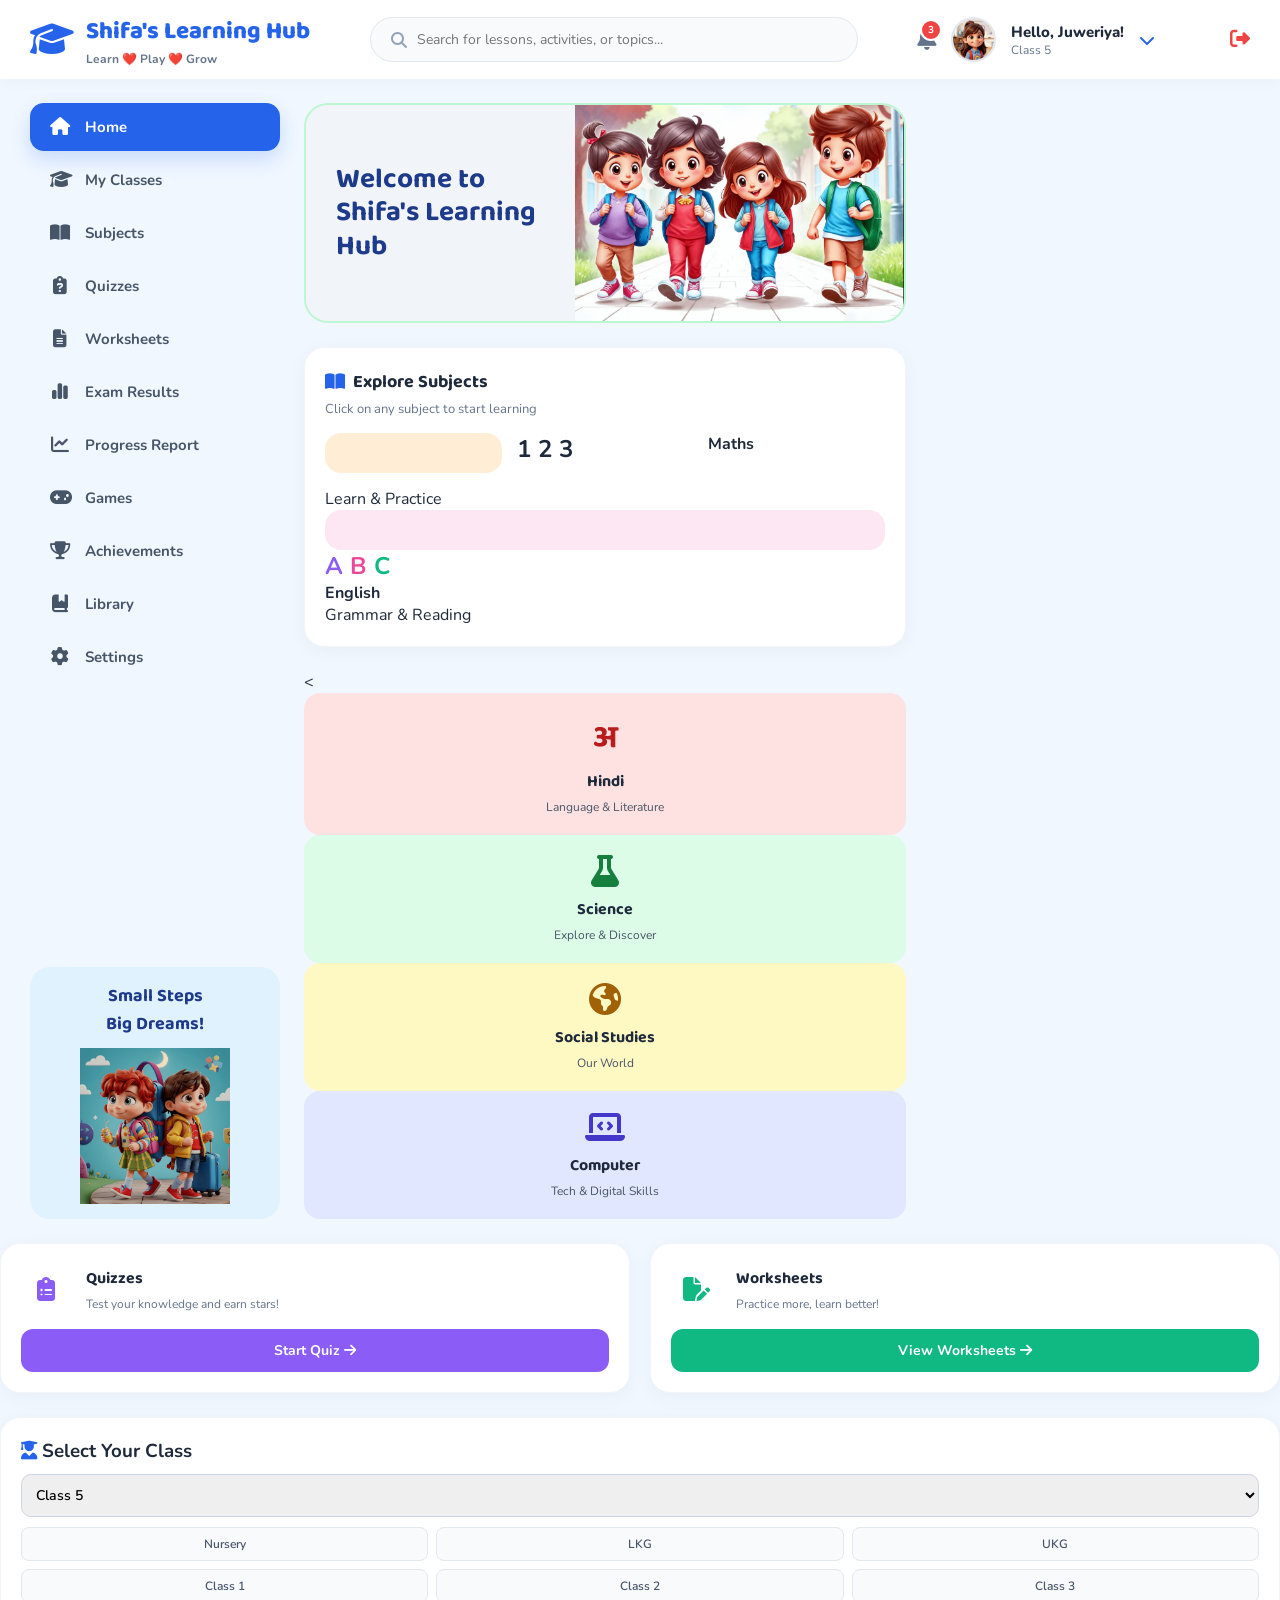
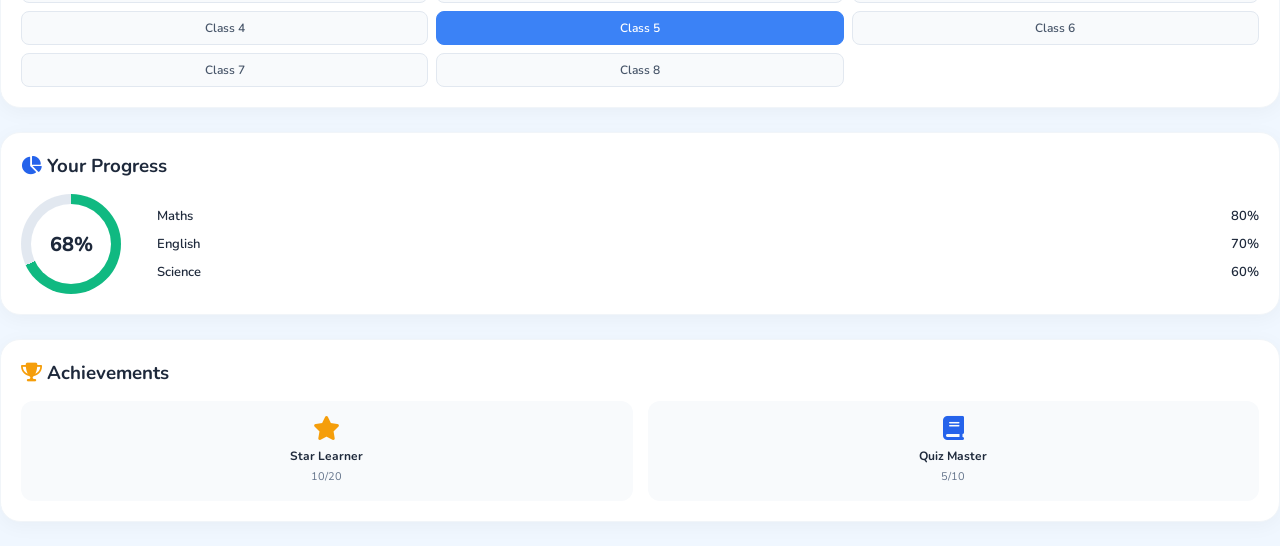
<file: index.html>
<!DOCTYPE html>
<html lang="en">
<head>
    <meta charset="UTF-8">
    <meta name="viewport" content="width=device-width, initial-scale=1.0">
    <title>Shifa's Learning Hub</title>
    
    <!-- Google Fonts: Baloo 2 (Kids Friendly) aur Nunito -->
    <link href="https://fonts.googleapis.com/css2?family=Baloo+2:wght@500;600;700;800&family=Nunito:wght@400;600;700;800&display=swap" rel="stylesheet">
    
    <!-- Font Awesome Icons -->
    <link rel="stylesheet" href="https://cdnjs.cloudflare.com/ajax/libs/font-awesome/6.4.0/css/all.min.css">
    
    <!-- Apni CSS File -->
    <link rel="stylesheet" href="style.css">
</head>
<body>

    <!-- 1. TOP HEADER -->
    <header class="topbar">
        <div class="logo-area">
            <i class="fa-solid fa-graduation-cap text-blue"></i>
            <div>
                <h2>Shifa's Learning Hub</h2>
                <p>Learn ❤️ Play ❤️ Grow</p>
            </div>
        </div>
        
        <div class="search-bar">
            <i class="fa-solid fa-magnifying-glass"></i>
            <input type="text" placeholder="Search for lessons, activities, or topics...">
        </div>
        
        <div class="profile-area">
            <div class="notification">
                <i class="fa-solid fa-bell"></i>
                <span class="badge">3</span>
            </div>
            <!-- Yahan apni profile picture lagayein: images/profile.png -->
            <img src="images/profile.png" alt="Profile" class="avatar">
            <div class="profile-info">
                <h4>Hello, Juweriya!</h4>
                <p>Class 5</p>
            </div>
            <i class="fa-solid fa-chevron-down text-blue"></i>
        </div>
         <!-- Logout Button -->
          <a href="login.html" style="margin-left: 15px; color: #ef4444; font-size: 20px;" title="Logout">
        <i class="fa-solid fa-right-from-bracket"></i>
    </a>
</div>
    </header>

    <!-- MAIN LAYOUT (3 Columns) -->
    <div class="dashboard-container">
        
        <!-- 2. LEFT SIDEBAR (Menu) -->
        <aside class="sidebar">
            <a href="#" class="menu-item active"><i class="fa-solid fa-house"></i> Home</a>
            <a href="#" class="menu-item"><i class="fa-solid fa-graduation-cap"></i> My Classes</a>
            <a href="#" class="menu-item"><i class="fa-solid fa-book-open"></i> Subjects</a>
            <a href="#" class="menu-item"><i class="fa-solid fa-clipboard-question"></i> Quizzes</a>
            <a href="#" class="menu-item"><i class="fa-solid fa-file-lines"></i> Worksheets</a>
            <a href="#" class="menu-item"><i class="fa-solid fa-chart-simple"></i> Exam Results</a>
            <a href="#" class="menu-item"><i class="fa-solid fa-chart-line"></i> Progress Report</a>
            <a href="#" class="menu-item"><i class="fa-solid fa-gamepad"></i> Games</a>
            <a href="#" class="menu-item"><i class="fa-solid fa-trophy"></i> Achievements</a>
            <a href="#" class="menu-item"><i class="fa-solid fa-book-bookmark"></i> Library</a>
            <a href="#" class="menu-item"><i class="fa-solid fa-gear"></i> Settings</a>
            <div class="sidebar-bottom">
                <h4>Small Steps<br>Big Dreams!</h4>
                <img src="images/kids.png" alt="Kids">
            </div>
        </aside>

        <!-- 3. MIDDLE CONTENT (Main Area) -->
        <main class="main-content">
            
            <!-- Welcome Banner -->
             <!-- Welcome Banner -->

<div class="banner">
    <div class="banner-text">
        <h1>Welcome to <br>Shifa's Learning Hub</h1>
    </div>
    <div class="banner-image-area">
        <img src="images/boy.png" alt="Students">
    </div>
</div>
                
            <!-- Explore Subjects -->
            <div class="card subjects-section">
                <div class="section-header">
                    <h3><i class="fa-solid fa-book-open text-blue"></i> Explore Subjects</h3>
                    <p>Click on any subject to start learning</p>
                </div>
                <div class="subjects-grid">
                      <div class="subject-card bg-math" onclick="openSubject('Maths')"></div>
                        <h2>1 2 3</h2>
                        <h4>Maths</h4>
                        <p>Learn & Practice</p>
                    </div>
                     <div class="subject-card bg-english" onclick="openSubject('English')"></div>
                        <h2><span style="color:#8b5cf6">A</span> <span style="color:#ec4899">B</span> <span style="color:#10b981">C</span></h2>
                        <h4>English</h4>
                        <p>Grammar & Reading</p>
                    </div>
                    <   <div class="subject-card bg-hindi" onclick="openSubject('Hindi')">
                        <h2>अ</h2>
                        <h4>Hindi</h4>
                        <p>Language & Literature</p>
                    </div>
                    <div class="subject-card bg-science" onclick="openSubject('Science')">
                        <i class="fa-solid fa-flask"></i>
                        <h4>Science</h4>
                        <p>Explore & Discover</p>
                    </div>
                    <div class="subject-card bg-sst" onclick="openSubject('Social Studies')">
                        <i class="fa-solid fa-earth-americas"></i>
                        <h4>Social Studies</h4>
                        <p>Our World</p>
                    </div>
                    <div class="subject-card bg-computer" onclick="openSubject('Computer')">
                        <i class="fa-solid fa-laptop-code"></i>
                        <h4>Computer</h4>
                        <p>Tech & Digital Skills</p>
                    </div>
                </div>
            </div>

            <!-- Quick Actions (Quizzes, Games etc) -->
            <div class="quick-actions">
                <div class="card action-card">
                    <div class="action-top">
                        <div class="icon-box bg-purple-light"><i class="fa-solid fa-clipboard-list text-purple"></i></div>
                        <div>
                            <h4>Quizzes</h4>
                            <p>Test your knowledge and earn stars!</p>
                        </div>
                    </div>
                    <button class="btn btn-purple">Start Quiz <i class="fa-solid fa-arrow-right"></i></button>
                </div>
                
                <div class="card action-card">
                    <div class="action-top">
                        <div class="icon-box bg-green-light"><i class="fa-solid fa-file-pen text-green"></i></div>
                        <div>
                            <h4>Worksheets</h4>
                            <p>Practice more, learn better!</p>
                        </div>
                    </div>
                    <button class="btn btn-green">View Worksheets <i class="fa-solid fa-arrow-right"></i></button>
                </div>
            </div>

        </main>

        <!-- 4. RIGHT SIDEBAR -->
        <aside class="right-panel">
            
            <!-- Select Class -->
            <div class="card">
                <h3><i class="fa-solid fa-user-graduate text-blue"></i> Select Your Class</h3>
                <select class="class-select">
                    <option>Class 5</option>
                </select>
                <div class="class-grid">
                    
    <button onclick="selectClass(this)">Nursery</button>
    <button onclick="selectClass(this)">LKG</button>
    <button onclick="selectClass(this)">UKG</button>
    <button onclick="selectClass(this)">Class 1</button>
    <button onclick="selectClass(this)">Class 2</button>
    <button onclick="selectClass(this)">Class 3</button>
    <button onclick="selectClass(this)">Class 4</button>
    <button class="active-class" onclick="selectClass(this)">Class 5</button>
    <button onclick="selectClass(this)">Class 6</button>
    <button onclick="selectClass(this)">Class 7</button>
    <button onclick="selectClass(this)">Class 8</button>
</div>
                </div>
            </div>

            <!-- Your Progress -->
            <div class="card">
                <h3><i class="fa-solid fa-chart-pie text-blue"></i> Your Progress</h3>
                <div class="progress-area">
                    <div class="progress-circle">
                        <div class="progress-inner">68%</div>
                    </div>
                    <div class="progress-details">
                        <div class="prog-item"><span><span class="dot bg-blue-dot"></span> Maths</span> <span>80%</span></div>
                        <div class="prog-item"><span><span class="dot bg-pink-dot"></span> English</span> <span>70%</span></div>
                        <div class="prog-item"><span><span class="dot bg-green-dot"></span> Science</span> <span>60%</span></div>
                    </div>
                </div>
            </div>

            <!-- Achievements -->
            <div class="card">
                <h3><i class="fa-solid fa-trophy text-orange"></i> Achievements</h3>
                <div class="achievements-grid">
                    <div class="achieve-item">
                        <i class="fa-solid fa-star text-orange"></i>
                        <p>Star Learner</p>
                        <span>10/20</span>
                    </div>
                    <div class="achieve-item">
                        <i class="fa-solid fa-book text-blue"></i>
                        <p>Quiz Master</p>
                        <span>5/10</span>
                    </div>
                </div>
            </div>

        </aside>
    </div>
    
    <!-- Quiz Popup Modal -->
<div id="quizModal" class="modal">
    <div class="modal-content">
        <h2>🎉 Great Job!</h2>
        <p>Quiz is starting soon. Get ready to test your knowledge!</p>
        <button onclick="closeQuiz()" class="btn btn-purple">Close</button>
    </div>
</div>
<script src="script.js"></script>
</body>
</html>
</file>
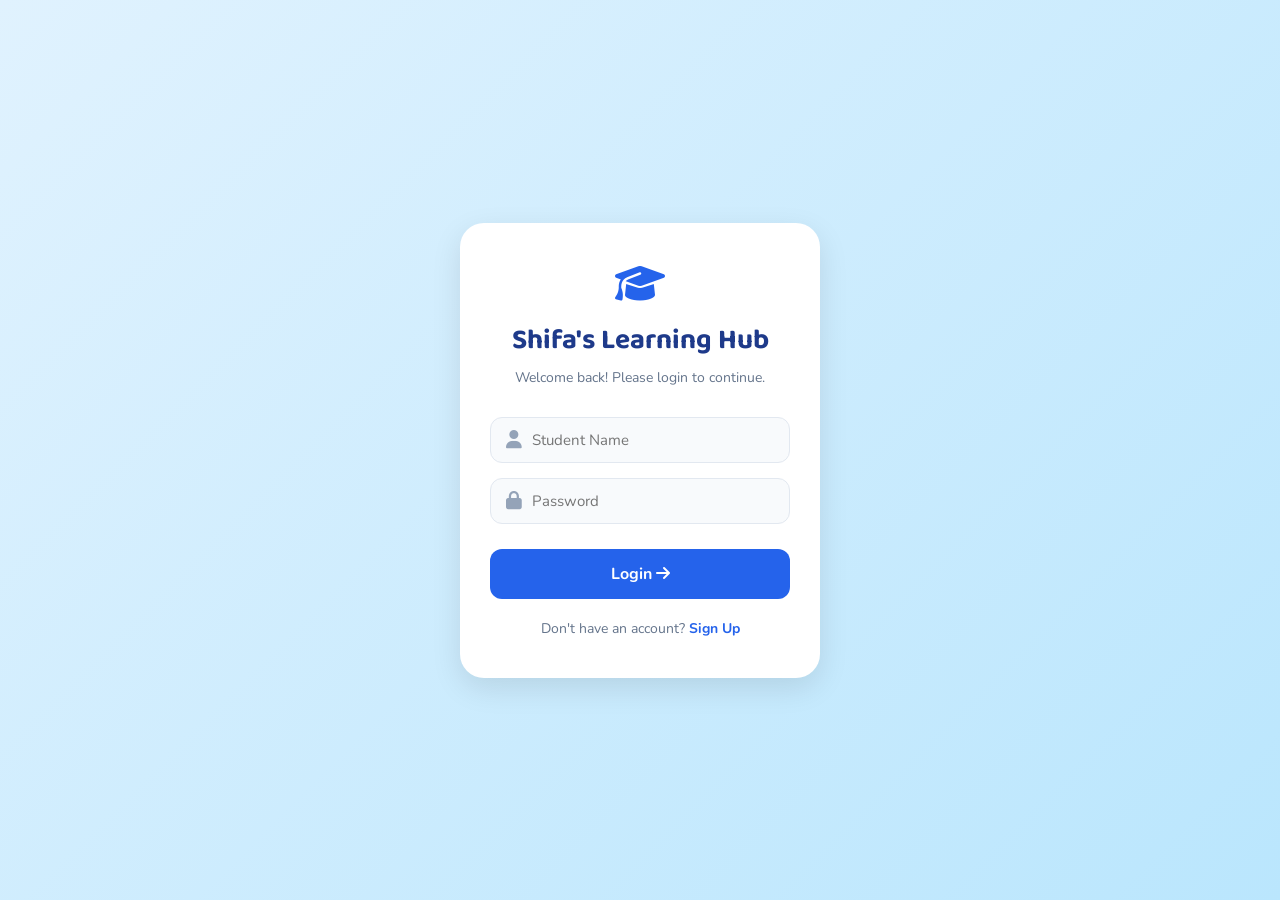
<file: login.html>
<!DOCTYPE html>
<html lang="en">
<head>
    <meta charset="UTF-8">
    <meta name="viewport" content="width=device-width, initial-scale=1.0">
    <title>Login - Shifa's Learning Hub</title>
    <!-- Google Fonts -->
    <link href="https://fonts.googleapis.com/css2?family=Baloo+2:wght@500;600;700;800&family=Nunito:wght@400;600;700;800&display=swap" rel="stylesheet">
    <!-- Font Awesome Icons -->
    <link rel="stylesheet" href="https://cdnjs.cloudflare.com/ajax/libs/font-awesome/6.4.0/css/all.min.css">
    <!-- Apni CSS -->
    <link rel="stylesheet" href="style.css">
</head>
<body class="login-body">

    <div class="login-container">
        <div class="login-box">
            <div class="login-header">
                <i class="fa-solid fa-graduation-cap text-blue"></i>
                <h2>Shifa's Learning Hub</h2>
                <p>Welcome back! Please login to continue.</p>
            </div>

            <form action="index.html" method="GET" class="login-form">
                <div class="input-group">
                    <i class="fa-solid fa-user"></i>
                    <input type="text" placeholder="Student Name" required>
                </div>

                <div class="input-group">
                    <i class="fa-solid fa-lock"></i>
                    <input type="password" placeholder="Password" required>
                </div>

                <button type="submit" class="btn btn-blue">Login <i class="fa-solid fa-arrow-right"></i></button>
            </form>

            <p class="login-footer">Don't have an account? <a href="#">Sign Up</a></p>
        </div>
    </div>

</body>
</html>
</file>
<file: style.css>
/* ===== GLOBAL STYLES ===== */
* {
    margin: 0;
    padding: 0;
    box-sizing: border-box;
    font-family: 'Nunito', sans-serif;
}

body {
    background-color: #f0f7ff; /* Halka blue background */
    color: #1e293b;
}

/* Text Colors */
.text-blue { color: #2563eb; }
.text-purple { color: #8b5cf6; }
.text-green { color: #10b981; }
.text-orange { color: #f59e0b; }

/* ===== 1. TOP NAVBAR ===== */
.topbar {
    background: #ffffff;
    display: flex;
    align-items: center;
    justify-content: space-between;
    padding: 12px 30px;
    box-shadow: 0 2px 15px rgba(0,0,0,0.03);
    position: sticky;
    top: 0;
    z-index: 100;
}

.logo-area { display: flex; align-items: center; gap: 12px; }
.logo-area i { font-size: 35px; }
.logo-area h2 { font-size: 24px; color: #2563eb; font-family: 'Baloo 2', cursive; font-weight: 800; }
.logo-area p { font-size: 12px; color: #64748b; font-weight: 700; }

.search-bar {
    background: #f8fafc;
    border: 1px solid #e2e8f0;
    padding: 12px 20px;
    border-radius: 30px;
    display: flex;
    align-items: center;
    width: 40%;
}
.search-bar i { color: #94a3b8; }
.search-bar input { border: none; background: transparent; outline: none; width: 100%; margin-left: 10px; font-size: 14px; color: #334155; }

.profile-area { display: flex; align-items: center; gap: 15px; }
.notification { position: relative; font-size: 22px; color: #64748b; cursor: pointer; }
.badge { position: absolute; top: -6px; right: -6px; background: #ef4444; color: white; font-size: 10px; font-weight: bold; padding: 2px 6px; border-radius: 50%; border: 2px solid #fff; }
.avatar { width: 45px; height: 45px; border-radius: 50%; border: 2px solid #e2e8f0; }
.profile-info h4 { font-size: 15px; color: #1e293b; font-weight: 800; }
.profile-info p { font-size: 12px; color: #64748b; }

/* ===== MAIN LAYOUT (GRID) ===== */
.dashboard-container {
    display: grid;
    grid-template-columns: 250px 1fr 320px; /* 3 Columns: Left, Middle, Right */
    gap: 24px;
    padding: 24px 30px;
    max-width: 1600px;
    margin: 0 auto;
}

/* ===== COMMON CARD STYLE ===== */
.card {
    background: #ffffff;
    border-radius: 20px;
    padding: 20px;
    box-shadow: 0 4px 20px rgba(0,0,0,0.04); /* Soft Shadow */
    margin-bottom: 24px;
    border: 1px solid #f1f5f9;
}

.section-header { margin-bottom: 15px; }
.section-header h3 { font-size: 18px; color: #1e293b; display: flex; align-items: center; gap: 8px; font-family: 'Baloo 2', cursive; }
.section-header p { font-size: 13px; color: #64748b; margin-top: 4px; }

/* ===== 2. LEFT SIDEBAR ===== */
.sidebar { display: flex; flex-direction: column; gap: 5px; }
.menu-item {
    display: flex; align-items: center; gap: 15px;
    padding: 14px 20px; text-decoration: none;
    color: #475569; font-weight: 700; font-size: 15px;
    border-radius: 14px; transition: 0.2s;
}
.menu-item i { width: 20px; text-align: center; font-size: 18px; }
.menu-item:hover { background: #f0f7ff; color: #2563eb; }
.menu-item.active { background: #2563eb; color: white; box-shadow: 0 8px 20px rgba(37,99,235,0.2); }

/* Sidebar Bottom (Kids Image) */
.sidebar-bottom {
    margin-top: auto; 
    background: #e0f2fe;
    border-radius: 20px; 
    padding: 15px; 
    text-align: center;
    overflow: hidden;
}
.sidebar-bottom h4 { 
    color: #1e3a8a; 
    font-size: 18px; 
    margin-bottom: 10px; 
    font-family: 'Baloo 2', cursive;
}
.sidebar-bottom img { 
    width: 100%; 
    max-width: 150px;
    height: auto;
    object-fit: contain;
    margin: 0 auto;
    display: block;
}

/* ===== 3. MAIN CONTENT ===== */

/* =========================================
   FINAL GREEN BANNER (Fixed)
   ========================================= */
/* =========================================
   FLOOR TEXT BANNER
   ========================================= */
/* =========================================
   BANNER WITH IMAGE ON RIGHT
   ========================================= */
/* 1. Banner Box (Height choti ki) */
.banner {
    background-color: #f1f5f9; 
    border-radius: 24px; 
    display: flex; 
    justify-content: space-between;
    align-items: stretch; 
    padding: 0; 
    margin-bottom: 24px;
    overflow: hidden; 
    border: 2px solid #bbf7d0; 
    
    height: 220px; /* Height 300 se kam karke 220px kar di */
}

/* 2. Text Area */
.banner-text {
    width: 45%; 
    padding: 20px 30px; /* Padding kam ki taaki box chota lage */
    display: flex;
    flex-direction: column;
    justify-content: center;
    background-color: #f1f5f9;
}

.banner-text h1 { 
    color: #1e3a8a; 
    font-size: 28px; /* Font size thoda chota kiya taaki box mein fit ho */
    line-height: 1.2; 
    margin-bottom: 0; 
    font-family: 'Baloo 2', cursive; 
}

/* 3. Image Area */
.banner-image-area {
    width: 55%; 
    display: flex; 
}

.banner-image-area img {
    width: 100%;
    height: 100%; 
    object-fit: cover; 
    object-position: center; 
    display: block;
}
/* Subjects */
.subjects-grid { display: grid; grid-template-columns: repeat(3, 1fr); gap: 15px; }
.subject-card {
    padding: 20px 10px; border-radius: 16px; text-align: center;
    cursor: pointer; transition: all 0.3s ease;
}
.subject-card:hover { transform: translateY(-5px); box-shadow: 0 10px 20px rgba(0,0,0,0.08); }
.subject-card h2 { font-size: 32px; margin-bottom: 5px; font-family: 'Baloo 2', cursive; }
.subject-card i { font-size: 32px; margin-bottom: 10px; }
.subject-card h4 { font-size: 16px; color: #1e293b; font-family: 'Baloo 2', cursive; }
.subject-card p { font-size: 12px; color: #475569; margin-top: 5px; }

/* Subject Colors */
.bg-math { background: #ffedd5; color: #c2410c; }
.bg-english { background: #fce7f3; color: #be185d; }
.bg-hindi { background: #fee2e2; color: #b91c1c; }
.bg-science { background: #dcfce7; color: #15803d; }
.bg-sst { background: #fef9c3; color: #a16207; }
.bg-computer { background: #e0e7ff; color: #4338ca; }

/* Quick Actions */
.quick-actions { display: grid; grid-template-columns: 1fr 1fr; gap: 20px; }
.action-card { text-align: left; }
.action-top { display: flex; align-items: center; gap: 15px; margin-bottom: 15px; }
.icon-box { width: 50px; height: 50px; border-radius: 12px; display: flex; align-items: center; justify-content: center; font-size: 24px; }
.action-card h4 { font-size: 16px; margin-bottom: 5px; font-family: 'Baloo 2', cursive; }
.action-card p { font-size: 12px; color: #64748b; }
.btn { padding: 12px 20px; border: none; border-radius: 12px; color: white; font-weight: bold; cursor: pointer; width: 100%; font-size: 14px; transition: 0.2s; }
.btn:hover { opacity: 0.9; }
.btn-purple { background: #8b5cf6; }
.btn-green { background: #10b981; }

/* ===== 4. RIGHT PANEL ===== */
.class-select { width: 100%; padding: 10px; border-radius: 10px; border: 1px solid #cbd5e1; margin: 10px 0; font-size: 14px; outline: none; font-weight: 600; }
.class-grid { display: grid; grid-template-columns: repeat(3, 1fr); gap: 8px; }
.class-grid button { padding: 8px; border: 1px solid #e2e8f0; background: #f8fafc; border-radius: 8px; font-size: 12px; cursor: pointer; font-weight: 600; color: #475569; }
.class-grid button.active-class { background: #3b82f6; color: white; border-color: #3b82f6; }

/* Progress Circle */
.progress-area { display: flex; align-items: center; gap: 20px; margin-top: 15px; }
.progress-circle { width: 100px; height: 100px; border-radius: 50%; background: conic-gradient(#10b981 68%, #e2e8f0 0); display: flex; align-items: center; justify-content: center; }
.progress-inner { width: 80px; height: 80px; background: white; border-radius: 50%; display: flex; align-items: center; justify-content: center; font-size: 20px; font-weight: 800; color: #1e293b; }
.progress-details { flex: 1; display: flex; flex-direction: column; gap: 10px; }
.prog-item { display: flex; justify-content: space-between; font-size: 13px; font-weight: 600; align-items: center; }
.dot { width: 8px; height: 8px; border-radius: 50%; display: inline-block; margin-right: 5px; }

/* Achievements */
.achievements-grid { display: flex; gap: 15px; margin-top: 15px; }
.achieve-item { text-align: center; flex: 1; background: #f8fafc; padding: 15px 10px; border-radius: 12px; }
.achieve-item i { font-size: 24px; margin-bottom: 8px; }
.achieve-item p { font-size: 12px; font-weight: 700; }
.achieve-item span { font-size: 11px; color: #64748b; }

/* ===== RESPONSIVE (Mobile ke liye) ===== */
@media (max-width: 1200px) {
    .dashboard-container { grid-template-columns: 200px 1fr; }
    .right-panel { display: none; }
}
@media (max-width: 768px) {
    .dashboard-container { grid-template-columns: 1fr; padding: 15px; }
    .sidebar { display: none; }
    .search-bar { display: none; }
    .banner { flex-direction: column; text-align: center; padding: 20px; background-position: center bottom; }
    .banner-text { width: 100%; margin-bottom: 20px; }
    .quick-actions, .subjects-grid { grid-template-columns: 1fr 1fr; }
}
/* ===== QUIZ POPUP MODAL ===== */
.modal {
    display: none; /* Shuru mein chhupa rahega */
    position: fixed;
    top: 0; left: 0; width: 100%; height: 100%;
    background: rgba(0, 0, 0, 0.5); /* Peeche kaala parda */
    z-index: 1000;
    align-items: center;
    justify-content: center;
}

.modal-content {
    background: white;
    padding: 30px 40px;
    border-radius: 20px;
    text-align: center;
    box-shadow: 0 10px 30px rgba(0,0,0,0.2);
    max-width: 400px;
    animation: popIn 0.3s ease;
}

.modal-content h2 {
    color: #8b5cf6;
    font-family: 'Baloo 2', cursive;
    margin-bottom: 10px;
    font-size: 28px;
}

.modal-content p {
    color: #475569;
    margin-bottom: 20px;
    font-size: 16px;
}

/* Popup aane ka animation */
@keyframes popIn {
    from { transform: scale(0.8); opacity: 0; }
    to { transform: scale(1); opacity: 1; }
}
/* ===== LOGIN PAGE DESIGN ===== */
.login-body {
    background: linear-gradient(135deg, #e0f2fe 0%, #bae6fd 100%);
    display: flex;
    align-items: center;
    justify-content: center;
    height: 100vh;
    margin: 0;
}

.login-container {
    width: 100%;
    max-width: 400px;
    padding: 20px;
}

.login-box {
    background: white;
    padding: 40px 30px;
    border-radius: 24px;
    box-shadow: 0 10px 30px rgba(0, 0, 0, 0.1);
    text-align: center;
}

.login-header i {
    font-size: 40px;
    margin-bottom: 15px;
}

.login-header h2 {
    color: #1e3a8a;
    font-family: 'Baloo 2', cursive;
    font-size: 28px;
    margin-bottom: 5px;
}

.login-header p {
    color: #64748b;
    font-size: 14px;
    margin-bottom: 30px;
}

.input-group {
    background: #f8fafc;
    border: 1px solid #e2e8f0;
    border-radius: 12px;
    display: flex;
    align-items: center;
    padding: 12px 15px;
    margin-bottom: 15px;
}

.input-group i {
    color: #94a3b8;
    font-size: 18px;
    margin-right: 10px;
}

.input-group input {
    border: none;
    background: transparent;
    outline: none;
    width: 100%;
    font-size: 15px;
    color: #334155;
}

.btn-blue {
    background: #2563eb;
    color: white;
    width: 100%;
    padding: 14px;
    border-radius: 12px;
    font-size: 16px;
    font-weight: bold;
    border: none;
    cursor: pointer;
    margin-top: 10px;
    transition: 0.2s;
}

.btn-blue:hover {
    background: #1d4ed8;
    transform: translateY(-2px);
}

.login-footer {
    margin-top: 20px;
    font-size: 14px;
    color: #64748b;
}

.login-footer a {
    color: #2563eb;
    text-decoration: none;
    font-weight: bold;
}
</file>
